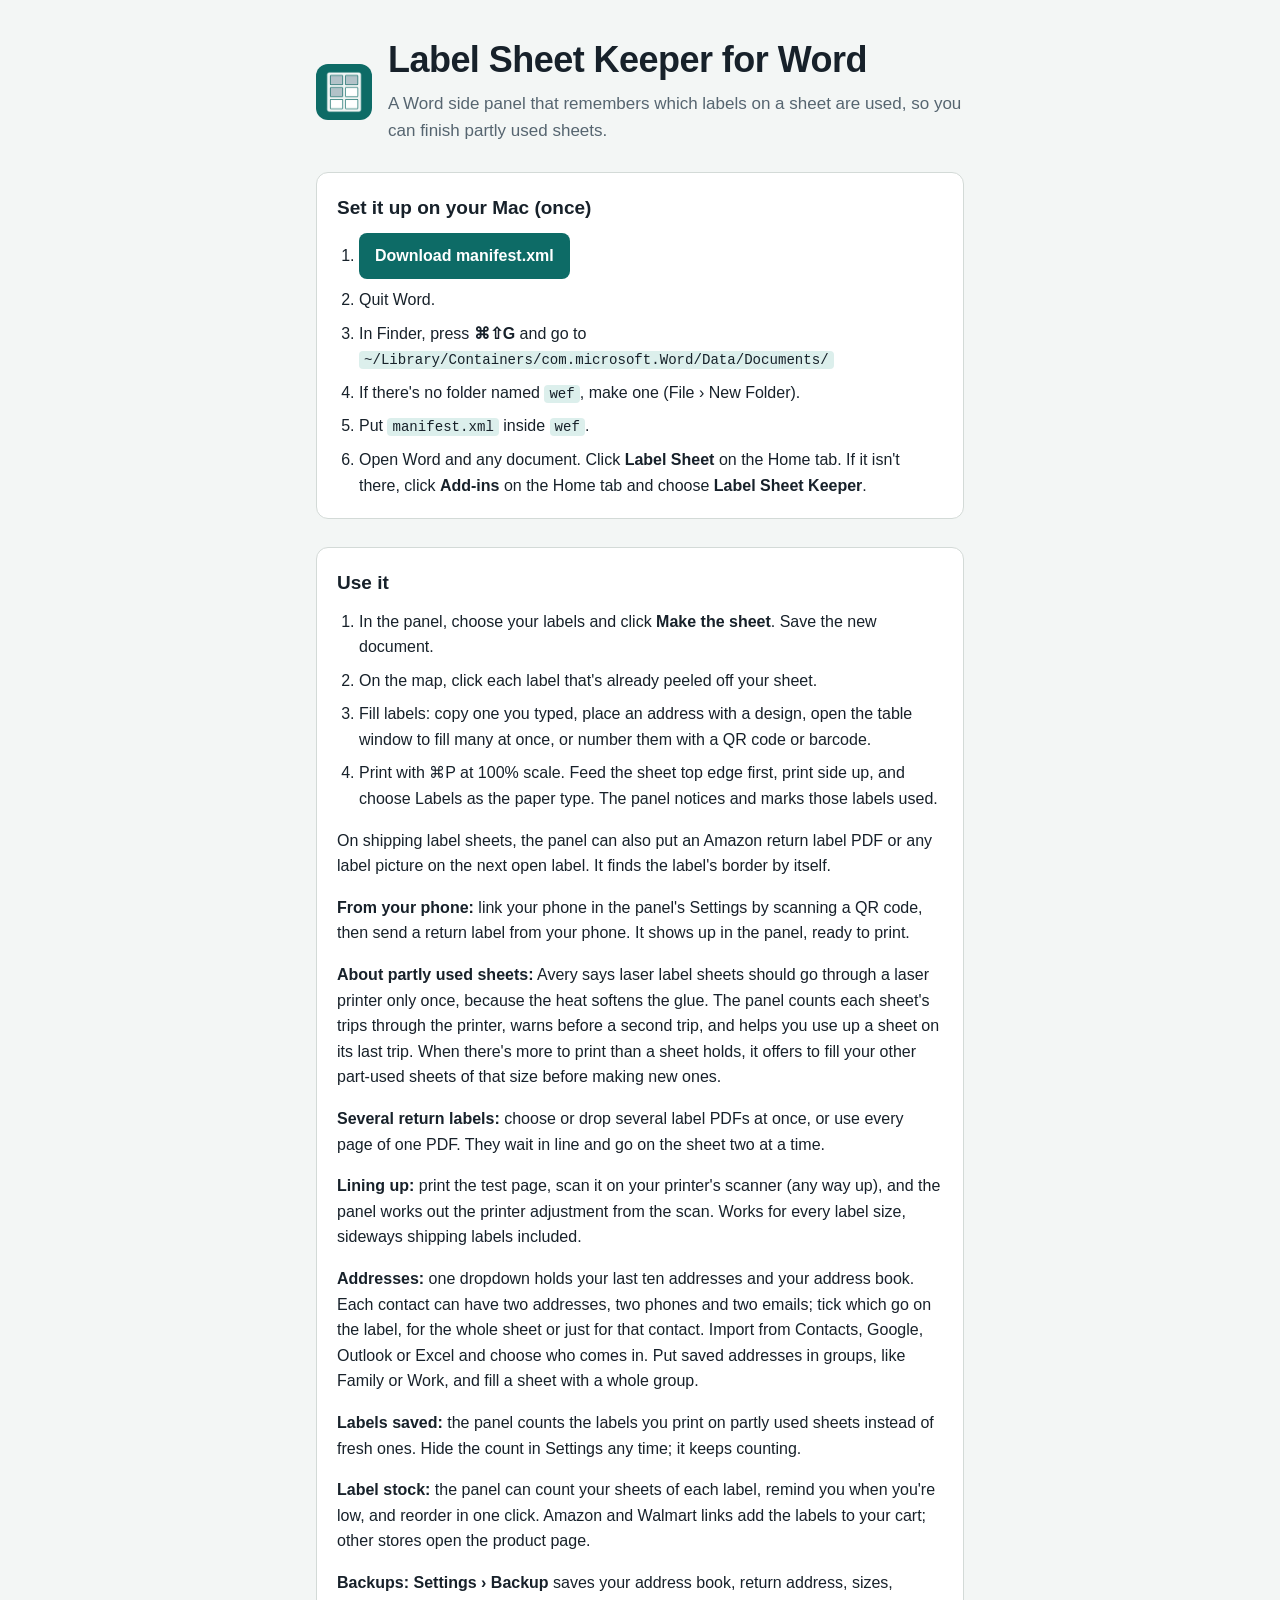
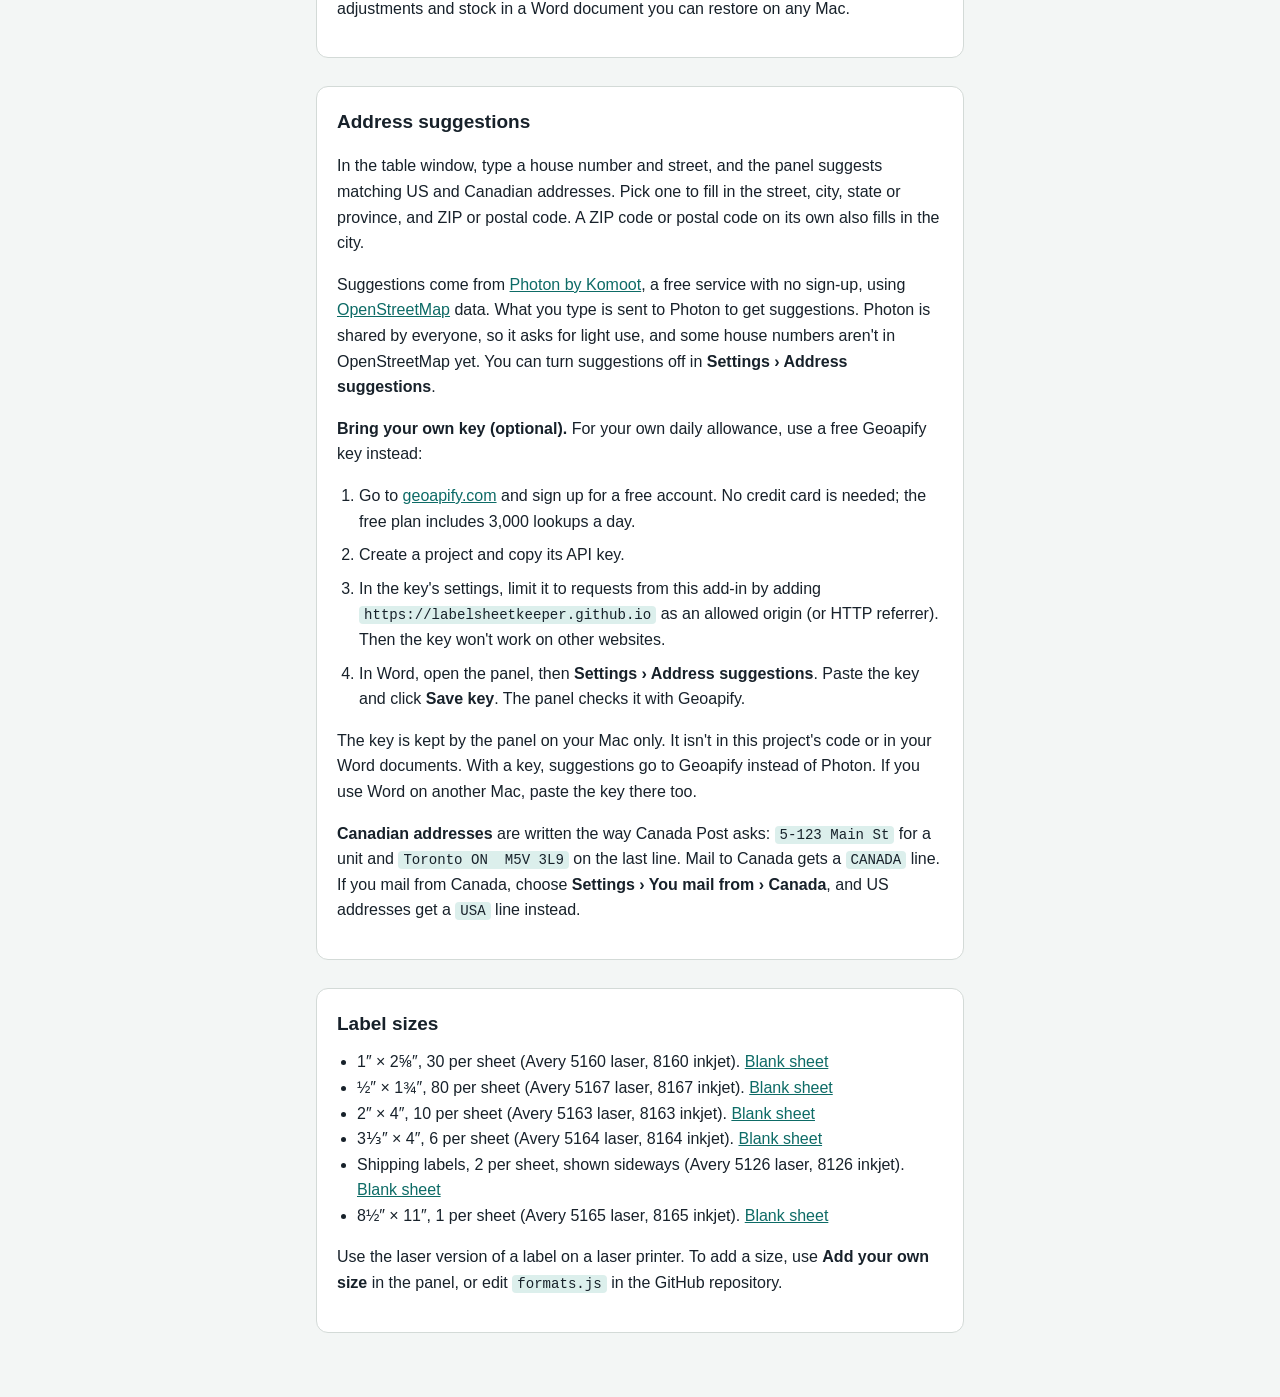
<file: index.html>
<!doctype html>
<html lang="en">
<head>
<meta charset="utf-8">
<meta name="viewport" content="width=device-width, initial-scale=1">
<title>Label Sheet Keeper for Word</title>
<link rel="icon" href="assets/icon-32.png">
<style>
/* Single readable column: what it is, then the setup steps in order. */
:root{--bg:#F3F6F5;--surface:#FFFFFF;--line:#D3DAD7;--ink:#17212A;--muted:#566570;--accent:#0D6B66;--accent-soft:#DCEFEC;
  --f:-apple-system,BlinkMacSystemFont,"Segoe UI",Helvetica,Arial,sans-serif;--f-mono:ui-monospace,Menlo,Consolas,monospace;color-scheme:light}
@media (prefers-color-scheme:dark){:root{--bg:#161B1E;--surface:#1F262A;--line:#334047;--ink:#E4EAEC;--muted:#9AA9AF;--accent:#5BC4B9;--accent-soft:#1B3D3B;color-scheme:dark}}
*{box-sizing:border-box}
body{margin:0;background:var(--bg);color:var(--ink);font:16px/1.6 var(--f)}
main{max-width:680px;margin:0 auto;padding:40px 16px 64px;display:grid;gap:28px}
h1{margin:0;font-size:clamp(28px,5vw,36px);line-height:1.1;letter-spacing:-.015em;text-wrap:balance}
.lede{margin:10px 0 0;color:var(--muted);font-size:17px}
h2{margin:0 0 10px;font-size:19px}
section{background:var(--surface);border:1px solid var(--line);border-radius:12px;padding:20px}
ol{margin:0;padding-left:22px;display:grid;gap:8px}
code{font-family:var(--f-mono);font-size:.88em;background:var(--accent-soft);padding:1px 5px;border-radius:4px;overflow-wrap:anywhere}
a{color:var(--accent)}
.btn{display:inline-block;background:var(--accent);color:var(--surface);font-weight:600;text-decoration:none;padding:10px 16px;border-radius:8px}
.sizes{margin:0;padding-left:20px}
.top{display:flex;gap:16px;align-items:center}
.top img{width:56px;height:56px;border-radius:12px;flex:none}
</style>
</head>
<body>
<main>
  <header class="top">
    <img src="assets/icon-128.png" alt="">
    <div>
      <h1>Label Sheet Keeper for Word</h1>
      <p class="lede">A Word side panel that remembers which labels on a sheet are used, so you can finish partly used sheets.</p>
    </div>
  </header>

  <section>
    <h2>Set it up on your Mac (once)</h2>
    <ol>
      <li><a class="btn" href="manifest.xml" download>Download manifest.xml</a></li>
      <li>Quit Word.</li>
      <li>In Finder, press <b>⌘⇧G</b> and go to <code>~/Library/Containers/com.microsoft.Word/Data/Documents/</code></li>
      <li>If there's no folder named <code>wef</code>, make one (File › New Folder).</li>
      <li>Put <code>manifest.xml</code> inside <code>wef</code>.</li>
      <li>Open Word and any document. Click <b>Label Sheet</b> on the Home tab. If it isn't there, click <b>Add-ins</b> on the Home tab and choose <b>Label Sheet Keeper</b>.</li>
    </ol>
  </section>

  <section>
    <h2>Use it</h2>
    <ol>
      <li>In the panel, choose your labels and click <b>Make the sheet</b>. Save the new document.</li>
      <li>On the map, click each label that's already peeled off your sheet.</li>
      <li>Fill labels: copy one you typed, place an address with a design, open the table window to fill many at once, or number them with a QR code or barcode.</li>
      <li>Print with ⌘P at 100% scale. Feed the sheet top edge first, print side up, and choose Labels as the paper type. The panel notices and marks those labels used.</li>
    </ol>
    <p>On shipping label sheets, the panel can also put an Amazon return label PDF or any label picture on the next open label. It finds the label's border by itself.</p>
    <p><b>From your phone:</b> link your phone in the panel's Settings by scanning a QR code, then send a return label from your phone. It shows up in the panel, ready to print.</p>
    <p><b>About partly used sheets:</b> Avery says laser label sheets should go through a laser printer only once, because the heat softens the glue. The panel counts each sheet's trips through the printer, warns before a second trip, and helps you use up a sheet on its last trip. When there's more to print than a sheet holds, it offers to fill your other part-used sheets of that size before making new ones.</p>
    <p><b>Several return labels:</b> choose or drop several label PDFs at once, or use every page of one PDF. They wait in line and go on the sheet two at a time.</p>
    <p><b>Lining up:</b> print the test page, scan it on your printer's scanner (any way up), and the panel works out the printer adjustment from the scan. Works for every label size, sideways shipping labels included.</p>
    <p><b>Addresses:</b> one dropdown holds your last ten addresses and your address book. Each contact can have two addresses, two phones and two emails; tick which go on the label, for the whole sheet or just for that contact. Import from Contacts, Google, Outlook or Excel and choose who comes in. Put saved addresses in groups, like Family or Work, and fill a sheet with a whole group.</p>
    <p><b>Labels saved:</b> the panel counts the labels you print on partly used sheets instead of fresh ones. Hide the count in Settings any time; it keeps counting.</p>
    <p><b>Label stock:</b> the panel can count your sheets of each label, remind you when you're low, and reorder in one click. Amazon and Walmart links add the labels to your cart; other stores open the product page.</p>
    <p><b>Backups:</b> <b>Settings › Backup</b> saves your address book, return address, sizes, adjustments and stock in a Word document you can restore on any Mac.</p>
  </section>

  <section id="address-suggestions">
    <h2>Address suggestions</h2>
    <p>In the table window, type a house number and street, and the panel suggests matching US and Canadian addresses. Pick one to fill in the street, city, state or province, and ZIP or postal code. A ZIP code or postal code on its own also fills in the city.</p>
    <p>Suggestions come from <a href="https://photon.komoot.io/" target="_blank" rel="noopener">Photon by Komoot</a>, a free service with no sign-up, using <a href="https://www.openstreetmap.org/copyright" target="_blank" rel="noopener">OpenStreetMap</a> data. What you type is sent to Photon to get suggestions. Photon is shared by everyone, so it asks for light use, and some house numbers aren't in OpenStreetMap yet. You can turn suggestions off in <b>Settings › Address suggestions</b>.</p>
    <p><b>Bring your own key (optional).</b> For your own daily allowance, use a free Geoapify key instead:</p>
    <ol>
      <li>Go to <a href="https://www.geoapify.com/" target="_blank" rel="noopener">geoapify.com</a> and sign up for a free account. No credit card is needed; the free plan includes 3,000 lookups a day.</li>
      <li>Create a project and copy its API key.</li>
      <li>In the key's settings, limit it to requests from this add-in by adding <code>https://labelsheetkeeper.github.io</code> as an allowed origin (or HTTP referrer). Then the key won't work on other websites.</li>
      <li>In Word, open the panel, then <b>Settings › Address suggestions</b>. Paste the key and click <b>Save key</b>. The panel checks it with Geoapify.</li>
    </ol>
    <p>The key is kept by the panel on your Mac only. It isn't in this project's code or in your Word documents. With a key, suggestions go to Geoapify instead of Photon. If you use Word on another Mac, paste the key there too.</p>
    <p><b>Canadian addresses</b> are written the way Canada Post asks: <code>5-123 Main St</code> for a unit and <code>Toronto ON&nbsp;&nbsp;M5V 3L9</code> on the last line. Mail to Canada gets a <code>CANADA</code> line. If you mail from Canada, choose <b>Settings › You mail from › Canada</b>, and US addresses get a <code>USA</code> line instead.</p>
  </section>

  <section>
    <h2>Label sizes</h2>
    <ul class="sizes">
      <li>1″ × 2⅝″, 30 per sheet (Avery 5160 laser, 8160 inkjet). <a href="templates/avery-5160.docx">Blank sheet</a></li>
      <li>½″ × 1¾″, 80 per sheet (Avery 5167 laser, 8167 inkjet). <a href="templates/avery-5167.docx">Blank sheet</a></li>
      <li>2″ × 4″, 10 per sheet (Avery 5163 laser, 8163 inkjet). <a href="templates/avery-5163.docx">Blank sheet</a></li>
      <li>3⅓″ × 4″, 6 per sheet (Avery 5164 laser, 8164 inkjet). <a href="templates/avery-5164.docx">Blank sheet</a></li>
      <li>Shipping labels, 2 per sheet, shown sideways (Avery 5126 laser, 8126 inkjet). <a href="templates/shipping-2-sideways.docx">Blank sheet</a></li>
      <li>8½″ × 11″, 1 per sheet (Avery 5165 laser, 8165 inkjet). <a href="templates/full-sheet-1.docx">Blank sheet</a></li>
    </ul>
    <p>Use the laser version of a label on a laser printer. To add a size, use <b>Add your own size</b> in the panel, or edit <code>formats.js</code> in the GitHub repository.</p>
  </section>
</main>
</body>
</html>
</file>
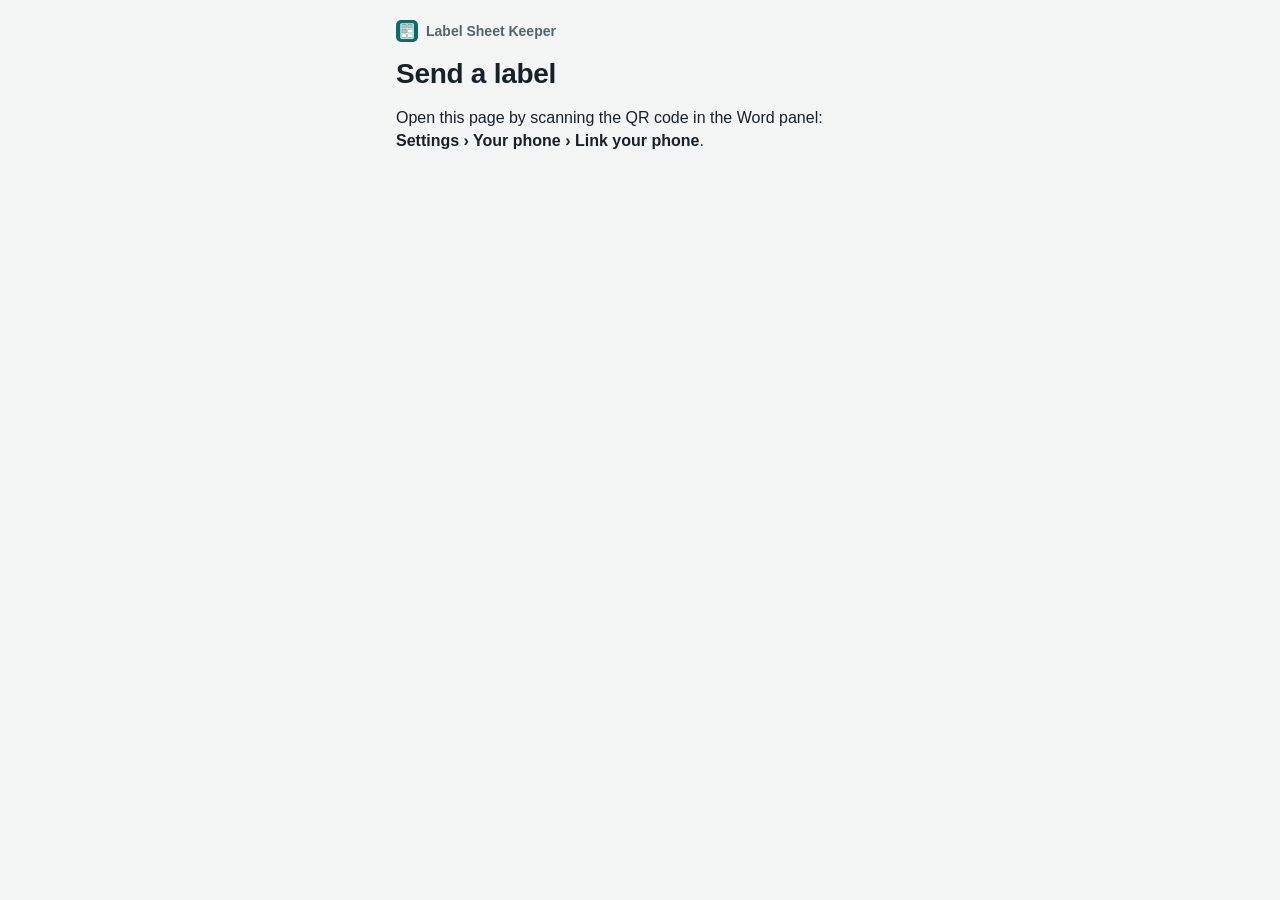
<file: phone.html>
<!doctype html>
<html lang="en">
<head>
<meta charset="utf-8">
<meta name="viewport" content="width=device-width, initial-scale=1, viewport-fit=cover">
<meta name="apple-mobile-web-app-title" content="Send label">
<meta name="theme-color" content="#0D6B66">
<link rel="apple-touch-icon" href="assets/icon-128.png">
<title>Send a label · Label Sheet Keeper</title>
<style>
  :root{
    --bg:#F4F6F5; --surface:#FFFFFF; --sunken:#EDF1EF; --line:#D2D9D6; --ink:#17212A; --muted:#55636E;
    --accent:#0D6B66; --accent-ink:#FFFFFF; --warn:#9A430F; --ok:#0D6B66;
    --f:-apple-system,BlinkMacSystemFont,"Segoe UI",Helvetica,Arial,sans-serif;
    color-scheme:light dark;
  }
  @media (prefers-color-scheme:dark){
    :root{ --bg:#1E2326; --surface:#272E32; --sunken:#22292D; --line:#3A454B; --ink:#E4EAEC; --muted:#9AA9AF;
      --accent:#5BC4B9; --accent-ink:#06201E; --warn:#F0A36D; --ok:#5BC4B9; }
  }
  *{box-sizing:border-box}
  body{margin:0;background:var(--bg);color:var(--ink);font:16px/1.45 var(--f);-webkit-text-size-adjust:100%}
  main{max-width:520px;margin:0 auto;padding:max(20px,env(safe-area-inset-top)) 16px max(28px,env(safe-area-inset-bottom));display:grid;gap:16px}
  .brand{display:flex;align-items:center;gap:8px;margin:0;color:var(--muted);font-size:14px;font-weight:600}
  .brand img{width:22px;height:22px;border-radius:5px}
  h1{margin:0;font-size:28px;line-height:1.15;letter-spacing:-.01em}
  p{margin:0}
  .lead{color:var(--muted)}
  .sr{position:absolute;width:1px;height:1px;opacity:0;pointer-events:none}
  .btn{display:block;width:100%;font:600 18px var(--f);text-align:center;border-radius:12px;padding:16px;border:1px solid transparent;cursor:pointer}
  .btn.primary{background:var(--accent);color:var(--accent-ink)}
  .btn.ghost{background:var(--surface);border-color:var(--line);color:var(--ink);font-size:15px;padding:10px 14px;width:auto;display:inline-block}
  .btn[aria-disabled="true"]{opacity:.5}
  .status{min-height:1.45em;font-weight:600}
  .status.ok{color:var(--ok)}
  .status.warn{color:var(--warn)}
  details{background:var(--surface);border:1px solid var(--line);border-radius:12px;padding:12px 14px}
  summary{font-weight:600;cursor:pointer}
  details[open] summary{margin-bottom:10px}
  ol{margin:0;padding-left:22px;display:grid;gap:10px}
  .addr{display:grid;gap:8px;margin-top:6px}
  .addr input{width:100%;font:13px ui-monospace,Menlo,monospace;padding:9px 10px;border-radius:8px;border:1px solid var(--line);background:var(--sunken);color:var(--ink)}
  .hint{color:var(--muted);font-size:14px}
  .small{font-size:13px}
  b{font-weight:600}
</style>
</head>
<body>
<main>
  <p class="brand"><img src="assets/icon-64.png" alt=""> Label Sheet Keeper</p>
  <h1>Send a label</h1>

  <section id="ready" hidden>
    <div style="display:grid;gap:12px">
      <p class="lead">Choose a return label: a PDF or a screenshot. It shows up in the Word panel, ready to print.</p>
      <input type="file" id="pick" class="sr" multiple accept="application/pdf,image/*">
      <label for="pick" id="pick-btn" class="btn primary">Choose a label</label>
      <p id="status" class="status" role="status" aria-live="polite"></p>
    </div>
  </section>

  <details id="shortcut" hidden>
    <summary>Send from the Share button</summary>
    <ol>
      <li>Copy your sending address.
        <div class="addr">
          <input id="addr" type="text" readonly aria-label="Your sending address">
          <button type="button" id="copy" class="btn ghost">Copy</button>
        </div>
      </li>
      <li>Open the <b>Shortcuts</b> app, tap <b>+</b>, and name the shortcut <b>Send to Label Sheet Keeper</b>.</li>
      <li>Tap the <b>Details</b> button (ⓘ), turn on <b>Show in Share Sheet</b>, and tap <b>Done</b>.</li>
      <li>Add the action <b>Get Contents of URL</b> and paste the address as its URL.</li>
      <li>Tap <b>Show More</b>. Set <b>Method</b> to <b>POST</b> and <b>Request Body</b> to <b>File</b>, then choose <b>Shortcut Input</b> as the file.</li>
      <li>Add the action <b>Show Notification</b> and set its text to <b>Contents of URL</b>.</li>
    </ol>
    <p class="hint" style="margin-top:10px">Then, on a label in Mail, Files or Photos, tap Share › <b>Send to Label Sheet Keeper</b>.</p>
  </details>

  <details id="home" hidden>
    <summary>Keep this page on your Home Screen</summary>
    <p>In Safari, tap Share, then <b>Add to Home Screen</b>.</p>
  </details>

  <p id="privacy" class="hint small" hidden>Labels wait on the Label Sheet Keeper server until the panel picks them up, for 7 days at most. Keep your sending address to yourself.</p>

  <section id="nolink" hidden>
    <p>Open this page by scanning the QR code in the Word panel: <b>Settings › Your phone › Link your phone</b>.</p>
  </section>
</main>
<script>
(function () {
  'use strict';
  var API = 'https://api.labelsheetkeeper.workers.dev';
  var KEY = 'lsk.phoneBox';
  var BOX_RE = /^[A-Za-z0-9_-]{22}$/;
  function $(id) { return document.getElementById(id); }
  function remember(v) {
    try { if (v === undefined) return localStorage.getItem(KEY); localStorage.setItem(KEY, v); } catch (e) { /* private browsing */ }
    return null;
  }

  // The mailbox comes in the link from the panel's QR code (after #), and is
  // remembered so the page keeps working from the Home Screen.
  var hash = (location.hash || '').replace(/^#/, '');
  var box = BOX_RE.test(hash) ? hash : '';
  if (box) remember(box);
  else if (BOX_RE.test(remember() || '')) box = remember();
  if (box && hash !== box) { try { history.replaceState(null, '', '#' + box); } catch (e) { /* ignore */ } }

  ['ready', 'shortcut', 'home', 'privacy'].forEach(function (id) { $(id).hidden = !box; });
  $('nolink').hidden = !!box;
  if (!box) return;

  var send = API + '/drop/' + box;
  $('addr').value = send + '?reply=text';
  $('copy').addEventListener('click', function () {
    var done = function () { $('copy').textContent = 'Copied'; setTimeout(function () { $('copy').textContent = 'Copy'; }, 2000); };
    var fallback = function () { $('addr').select(); try { document.execCommand('copy'); done(); } catch (e) { /* select is enough */ } };
    if (navigator.clipboard && navigator.clipboard.writeText) navigator.clipboard.writeText($('addr').value).then(done, fallback);
    else fallback();
  });

  function status(text, tone) { var s = $('status'); s.textContent = text; s.className = 'status' + (tone ? ' ' + tone : ''); }

  var busy = false;
  $('pick').addEventListener('change', function () {
    var files = Array.prototype.slice.call($('pick').files || []);
    $('pick').value = '';
    if (!files.length || busy) return;
    busy = true; $('pick-btn').setAttribute('aria-disabled', 'true');
    var i = 0, sent = 0, problems = [];
    var pause = function () { return new Promise(function (r) { setTimeout(r, i < files.length ? 1200 : 0); }); };
    var next = function () {
      if (i >= files.length) return finish();
      var f = files[i++];
      status(files.length > 1 ? 'Sending ' + i + ' of ' + files.length + '…' : 'Sending…');
      return fetch(send, { method: 'POST', body: f, headers: { 'X-File-Name': encodeURIComponent(f.name || '') } })
        .then(function (r) {
          return r.json().catch(function () { return {}; }).then(function (b) {
            if (r.ok) sent++; else problems.push(b.error || 'That file couldn’t be sent.');
          });
        }, function () { problems.push('No connection. Check your internet and try again.'); })
        .then(pause)
        .then(next);
    };
    var finish = function () {
      busy = false; $('pick-btn').removeAttribute('aria-disabled');
      if (!problems.length) status(sent === 1 ? 'Sent. It’s waiting in the Word panel.' : 'Sent ' + sent + ' labels. They’re waiting in the Word panel.', 'ok');
      else status((sent ? 'Sent ' + sent + ' of ' + files.length + '. ' : '') + problems[0], 'warn');
    };
    next();
  });
})();
</script>
</body>
</html>
</file>
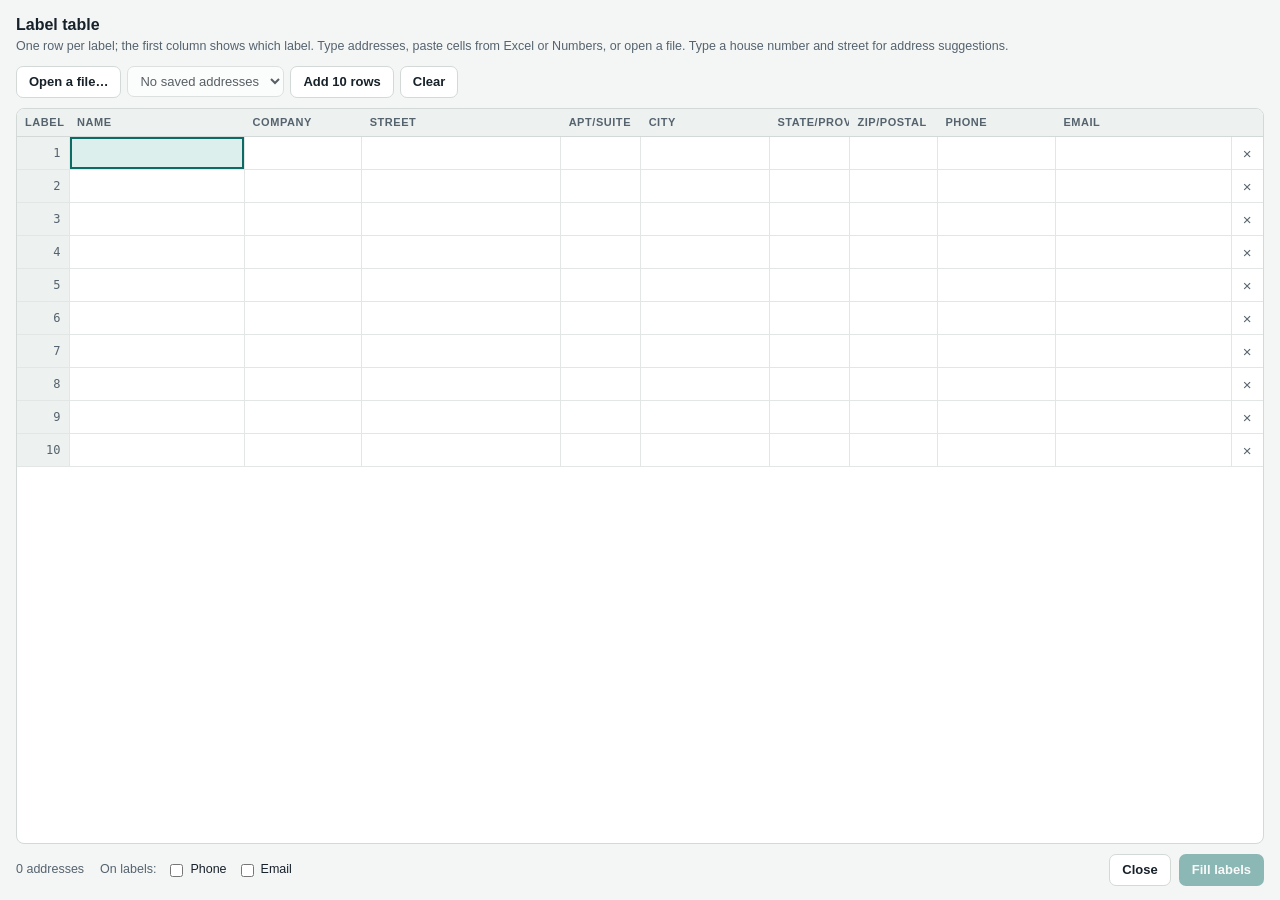
<file: table.html>
<!doctype html>
<html lang="en">
<head>
<meta charset="utf-8">
<meta name="viewport" content="width=device-width, initial-scale=1">
<title>Label table – Label Sheet Keeper</title>
<script src="https://appsforoffice.microsoft.com/lib/1/hosted/office.js"></script>
<script>
  window.LSK_T = Date.now();
  document.write('<link rel="stylesheet" href="table.css?t=' + LSK_T + '">' +
    ['vendor/jszip/jszip.min.js', 'lsk-tools.js'].map(function (f) { return '<script src="' + f + '?t=' + LSK_T + '"><\/script>'; }).join(''));
</script>
</head>
<body>
<div class="app">
  <header class="top">
    <div>
      <h1>Label table</h1>
      <p id="info" class="hint">One row per label. Type addresses, paste cells from Excel or Numbers, or open a file.</p>
    </div>
    <div class="tools">
      <input type="file" id="file" class="sr" accept=".csv,.txt,.xlsx,.vcf,text/csv,text/vcard">
      <label for="file" class="btn ghost" tabindex="0" id="file-label">Open a file…</label>
      <select id="book" aria-label="Add a saved address"></select>
      <button type="button" id="more" class="btn ghost">Add 10 rows</button>
      <button type="button" id="clear" class="btn ghost">Clear</button>
    </div>
  </header>
  <div class="grid-wrap">
    <table id="grid" class="grid" aria-label="Addresses">
      <colgroup><col class="c-n"><col class="c-name"><col class="c-co"><col class="c-st"><col class="c-apt"><col class="c-city"><col class="c-state"><col class="c-zip"><col class="c-phone"><col class="c-email"><col class="c-x"></colgroup>
      <thead><tr><th title="The label each row goes on">Label</th><th>Name</th><th>Company</th><th>Street</th><th>Apt/Suite</th><th>City</th><th>State/Prov</th><th>ZIP/Postal</th><th>Phone</th><th>Email</th><th><span class="sr">Delete</span></th></tr></thead>
      <tbody id="rows"></tbody>
    </table>
  </div>
  <div id="sugg" class="sugg" role="listbox" aria-label="Address suggestions" hidden>
    <div id="sugg-list"></div>
    <p id="sugg-credit" class="sugg-credit"></p>
  </div>
  <footer class="bottom">
    <p id="count" class="hint"></p>
    <span class="onl" title="Leave a row's phone or email empty to keep it off that label.">On labels: <label><input type="checkbox" id="on-phone"> Phone</label> <label><input type="checkbox" id="on-email"> Email</label></span>
    <p id="msg" class="msg" role="status" aria-live="polite"></p>
    <div class="acts">
      <button type="button" id="cancel" class="btn ghost">Close</button>
      <button type="button" id="fill" class="btn primary">Fill labels</button>
    </div>
  </footer>
</div>
<script>document.write('<script src="table.js?t=' + window.LSK_T + '"><\/script>');</script>
</body>
</html>
</file>
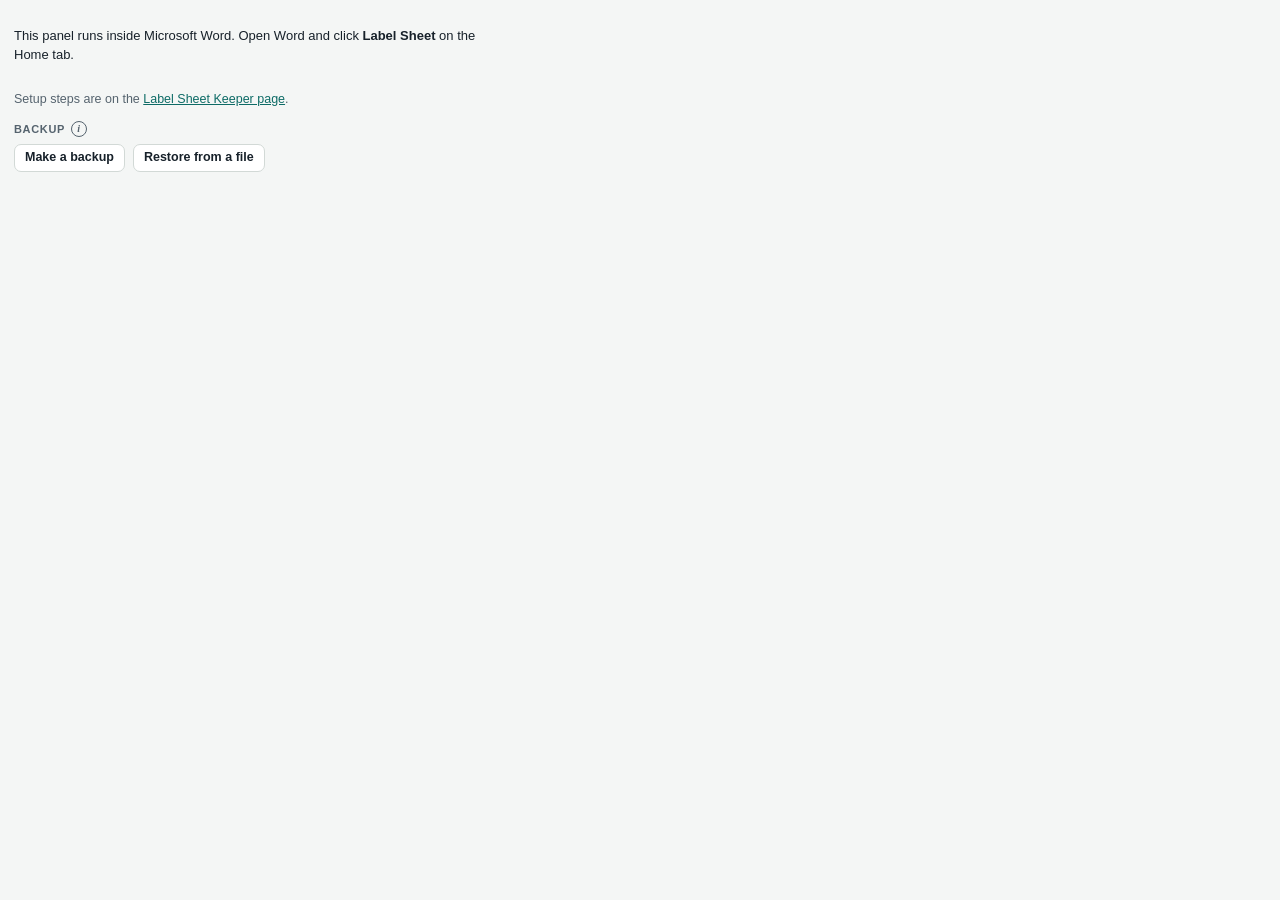
<file: taskpane.html>
<!doctype html>
<html lang="en">
<head>
<meta charset="utf-8">
<meta name="viewport" content="width=device-width, initial-scale=1">
<title>Label Sheet Keeper</title>
<script src="https://appsforoffice.microsoft.com/lib/1/hosted/office.js"></script>
<script>
  // Load the panel's own files with a fresh address each time, so Word never
  // shows an old copy after an update.
  window.LSK_T = Date.now();
  document.write('<link rel="stylesheet" href="taskpane.css?t=' + LSK_T + '">' +
    ['vendor/jszip/jszip.min.js', 'formats.js', 'sheetdoc.js', 'lsk-tools.js'].map(function (f) {
      return '<script src="' + f + '?t=' + LSK_T + '"><\/script>';
    }).join(''));
</script>
</head>
<body>
<main class="pane">

  <section id="v-loading" class="view"><p class="hint">Reading the document…</p></section>

  <section id="v-outside" class="view" hidden>
    <p>This panel runs inside Microsoft Word. Open Word and click <b>Label Sheet</b> on the Home tab.</p>
    <p class="hint">Setup steps are on the <a href="./">Label Sheet Keeper page</a>.</p>
  </section>

  <section id="v-old" class="view" hidden>
    <p>This version of Word is too old for the panel. Update Word (Help › Check for Updates), then reopen it.</p>
  </section>

  <!-- A settings backup made by the panel -->
  <section id="v-backup" class="view" hidden>
    <h1 class="title">Label Sheet Keeper backup</h1>
    <p id="backup-made" class="hint"></p>
    <ul id="backup-sum" class="plain-list"></ul>
    <button type="button" id="backup-restore" class="btn primary wide" hidden>Restore these settings</button>
    <p class="hint">This replaces the panel’s settings on this Mac. Your label sheets aren’t changed.</p>
    <p id="backup-done" class="done-note" hidden>Done. You can close this document.</p>
  </section>

  <div id="confirm" class="confirm" hidden>
    <p id="confirm-msg"></p>
    <div class="row">
      <button type="button" id="confirm-yes" class="btn primary sm"></button>
      <button type="button" id="confirm-alt" class="btn ghost sm" hidden></button>
      <button type="button" id="confirm-no" class="btn ghost sm">Cancel</button>
    </div>
  </div>

  <!-- Choosing a size to make a new sheet -->
  <section id="v-none" class="view" hidden>
    <div id="made" class="done" hidden><p id="made-msg"></p></div>
    <div id="finish-first" class="finish" hidden>
      <h2 class="sub-title">Labels left on your sheets</h2>
      <p class="hint">Finish these before starting a new sheet of the same size.</p>
      <ul id="finish-list" class="sheet-list"></ul>
    </div>
    <div>
      <h1 id="choose-title" class="title">Make a label sheet</h1>
      <p id="choose-lead" class="hint">Choose your labels. The sheet opens as a new Word document.</p>
    </div>
    <div id="fmt-list" class="fmt-list" role="radiogroup" aria-labelledby="choose-title"></div>
    <button type="button" id="create-btn" class="btn primary wide">Make the sheet</button>
    <details id="add-size" class="more">
      <summary>Add your own size <button type="button" class="info" aria-label="About adding a size" data-tip="Measure your sheet in inches, or copy the numbers from the label maker’s Word template. Print a test page before saving.">i</button></summary>
      <div class="size-form">
        <label class="fl" for="sz-name">Name</label>
        <input id="sz-name" type="text" placeholder="Square labels, 20 per sheet">
        <label class="fl" for="sz-detail">Product numbers (optional)</label>
        <input id="sz-detail" type="text" placeholder="Avery 22806 (laser)">
        <div class="grid2">
          <div><label class="fl" for="sz-across">Labels across</label><input id="sz-across" type="number" min="1" max="20" value="3"></div>
          <div><label class="fl" for="sz-down">Labels down</label><input id="sz-down" type="number" min="1" max="40" value="10"></div>
          <div><label class="fl" for="sz-w">Label width</label><input id="sz-w" type="number" step="0.0625" min="0.25" value="2.625"></div>
          <div><label class="fl" for="sz-h">Label height</label><input id="sz-h" type="number" step="0.0625" min="0.25" value="1"></div>
          <div><label class="fl" for="sz-top">Top edge to first label</label><input id="sz-top" type="number" step="0.0625" min="0" value="0.5"></div>
          <div><label class="fl" for="sz-left">Left edge to first label</label><input id="sz-left" type="number" step="0.0625" min="0" value="0.1875"></div>
          <div><label class="fl" for="sz-gapx">Gap between columns</label><input id="sz-gapx" type="number" step="0.0625" min="0" value="0.125"></div>
          <div><label class="fl" for="sz-gapy">Gap between rows</label><input id="sz-gapy" type="number" step="0.0625" min="0" value="0"></div>
        </div>
        <label class="check"><input type="checkbox" id="sz-sideways"> Show the page sideways</label>
        <label class="check"><input type="checkbox" id="sz-ship"> Shipping labels</label>
        <div class="size-preview"><span id="sz-thumb"></span><p id="sz-msg" class="hint"></p></div>
        <div class="row">
          <button type="button" id="sz-test" class="btn ghost sm">Make a test page</button>
          <button type="button" id="sz-save" class="btn primary sm">Save size</button>
        </div>
      </div>
    </details>
    <details class="more">
      <summary>Nothing opened?</summary>
      <p class="hint">Download a blank sheet and open it in Word: <span id="tpl-links"></span></p>
    </details>
    <details id="backup-none" class="more">
      <summary>Back up or restore settings <button type="button" class="info" aria-label="About backups" data-tip="Saves your address book, return address, label sizes, printer adjustments, label stock and logo in a Word document. Restore it on this Mac or another one.">i</button></summary>
      <div id="backup-none-slot"></div>
    </details>
    <p id="fmt-problems" class="warn" hidden></p>
    <button type="button" id="back-btn" class="btn link" hidden>Back to this sheet</button>
  </section>

  <!-- A sheet whose layout was damaged, or whose size isn't known -->
  <section id="v-broken" class="view" hidden>
    <h1 class="title">This sheet needs attention</h1>
    <p id="broken-msg"></p>
    <button type="button" id="repair-btn" class="btn primary wide">Repair this sheet</button>
    <p id="repair-note" class="hint">Used labels and filled-in labels are kept.</p>
    <button type="button" id="broken-new" class="btn ghost">Make a new sheet</button>
  </section>

  <!-- A label sheet -->
  <section id="v-sheet" class="view" hidden>
    <header>
      <h1 id="fmt-name" class="title"></h1>
      <p id="fmt-detail" class="hint"></p>
    </header>

    <div class="map-wrap"><div id="map" class="map" role="group" aria-label="Map of your label sheet"></div></div>
    <div id="tally" class="tally"></div>

    <section class="step" aria-labelledby="s1">
      <h2 id="s1"><span class="n">1</span>Mark used labels <button type="button" class="info" aria-label="About marking used labels" data-tip="Click each label on the map that’s already peeled off your sheet. Click it again to make it open.">i</button></h2>
      <div id="first-row" class="row">
        <label for="first-n">Mark the first</label>
        <input id="first-n" type="number" min="1" value="3" inputmode="numeric">
        <span>used</span>
        <button type="button" id="first-btn" class="btn ghost sm">Mark</button>
      </div>
    </section>

    <section class="step" aria-labelledby="s2">
      <h2 id="s2"><span class="n">2</span><span id="s2-title">Fill labels</span></h2>
      <p id="ship-target" class="hint" hidden></p>
      <div id="phone-in" class="note" hidden>
        <p id="phone-in-msg"></p>
        <div class="row"><button type="button" id="phone-in-use" class="btn primary sm">Use it</button></div>
      </div>
      <div id="side-row" class="side-row" hidden>
        <p id="side-q" class="hint"></p>
        <div class="seg" role="group" aria-labelledby="side-q">
          <button type="button" id="side-top" data-side="top">Top half</button>
          <button type="button" id="side-bottom" data-side="bottom">Bottom half</button>
        </div>
      </div>

      <div id="fill-tabs" class="seg tabs" role="tablist" aria-label="How to fill labels"></div>

      <!-- Copy: type in the document, copy to open labels -->
      <div id="pane-copy" class="card" role="tabpanel" hidden>
        <div class="lead-row"><p id="here" class="here"></p><button type="button" class="info" aria-label="About Copy" data-tip="Type a label in the document and leave the cursor in it. Copy puts it on the next open labels. Fit text shrinks text that’s too big, but never below a readable size.">i</button></div>
        <div class="row">
          <label for="copies">Copies</label>
          <input id="copies" type="number" min="1" value="1" inputmode="numeric">
          <button type="button" id="copy-btn" class="btn ghost">Copy</button>
        </div>
        <div class="row pair">
          <button type="button" id="fill-all" class="btn ghost">Fill every open label</button>
          <button type="button" id="fit-btn" class="btn ghost">Fit text</button>
        </div>
      </div>

      <!-- Label file: PDF or picture (shipping sheets) -->
      <div id="pane-file" class="card" role="tabpanel" hidden>
        <div class="lead-row">
          <input type="file" id="ship-file" class="sr" multiple accept=".pdf,application/pdf,image/png,image/jpeg,image/gif,image/webp,image/heic">
          <label for="ship-file" id="ship-file-label" class="btn ghost grow" tabindex="0">Choose PDFs or pictures</label>
          <button type="button" class="info" aria-label="About label files" data-tip="An Amazon return label or any carrier label, as a PDF or picture. You can also drop files here, or copy a label picture and press ⌘V. Choose several files to line them up; they go on two at a time.">i</button>
        </div>
        <div id="waiting" class="waiting" hidden>
          <span class="fl">Waiting (<span id="wait-count">0</span>)</span>
          <ol id="wait-list" class="book-list"></ol>
          <button type="button" id="wait-place" class="btn primary wide">Put the next labels on this sheet</button>
          <button type="button" id="wait-clear" class="btn link">Clear the list</button>
        </div>
        <div id="crop" class="crop" hidden>
          <div id="page-nav" class="row page-nav" hidden>
            <button type="button" id="pg-prev" class="btn ghost sm" aria-label="Previous page">‹</button>
            <span id="pg-label"></span>
            <button type="button" id="pg-next" class="btn ghost sm" aria-label="Next page">›</button>
            <button type="button" id="pg-all" class="btn ghost sm" hidden>Use every page</button>
          </div>
          <div id="crop-wrap" class="crop-wrap">
            <canvas id="crop-canvas"></canvas>
            <div id="crop-box" class="crop-box" hidden></div>
          </div>
          <div class="row">
            <button type="button" id="crop-find" class="btn ghost sm">Find the label</button>
            <button type="button" id="crop-all" class="btn ghost sm">Whole page</button>
            <button type="button" id="crop-turn" class="btn ghost sm">Turn 90°</button>
            <button type="button" class="info" aria-label="About choosing the label area" data-tip="The panel finds the label’s printed border. To use a different area, drag across the preview.">i</button>
          </div>
          <div class="fit">
            <div class="fit-label"><canvas id="fit-canvas"></canvas></div>
            <p class="hint">On the label</p>
          </div>
          <button type="button" id="ship-place" class="btn primary wide">Put on the next open label</button>
        </div>
      </div>

      <!-- Address: address labels with a design, or From / Ship to on shipping sheets -->
      <div id="pane-addr" class="card" role="tabpanel" hidden>
        <div id="addr-plain">
          <label class="fl" for="addr-pick">Recent and saved addresses</label>
          <select id="addr-pick"></select>
          <label class="fl" for="addr-text">Address</label>
          <textarea id="addr-text" rows="4" spellcheck="false" placeholder="Name&#10;Street address&#10;City, State ZIP"></textarea>
          <span class="fl">Design</span>
          <div id="designs" class="designs" role="radiogroup" aria-label="Design"></div>
          <div id="logo-row" class="row" hidden>
            <input type="file" id="logo-file" class="sr" accept="image/png,image/jpeg,image/gif,image/webp">
            <label for="logo-file" class="btn ghost sm" tabindex="0" id="logo-label">Choose a logo</label>
            <span id="logo-msg" class="hint"></span>
          </div>
          <div class="row">
            <button type="button" id="addr-one" class="btn primary">Put on the next open label</button>
            <button type="button" id="addr-all" class="btn ghost">Fill every open label</button>
          </div>
          <div class="row links">
            <button type="button" id="addr-save" class="btn link">Save to address book</button>
            <button type="button" id="addr-mine" class="btn link">Set as my return address</button>
          </div>
        </div>
        <div id="addr-ship">
          <label class="fl" for="from-addr">From (remembered)</label>
          <textarea id="from-addr" rows="3" spellcheck="false" placeholder="Your name&#10;Street address&#10;City, State ZIP"></textarea>
          <label class="fl" for="to-pick">Ship to</label>
          <select id="to-pick"></select>
          <textarea id="to-addr" rows="4" spellcheck="false" placeholder="Recipient name&#10;Street address&#10;City, State ZIP" aria-label="Ship to address"></textarea>
          <button type="button" id="ship-addr-place" class="btn primary wide">Put on the next open label</button>
          <button type="button" id="to-save" class="btn link">Save Ship to in address book</button>
        </div>
        <!-- Shared by the two address forms above: the panel moves them next to the address box in use. -->
        <div id="addr-which" class="seg" role="radiogroup" aria-label="Which address" hidden>
          <button type="button" role="radio" id="addr-which-1" aria-checked="true">Address 1</button>
          <button type="button" role="radio" id="addr-which-2" aria-checked="false">Address 2</button>
        </div>
        <div id="addr-extras" class="extras">
          <div class="xrow"><label for="x-phone">Phone</label><input type="tel" id="x-phone" autocomplete="off" spellcheck="false"><label class="on"><input type="checkbox" id="x-phone-on"> On label</label></div>
          <div class="xrow" id="x-phone2-row" hidden><label for="x-phone2">Phone 2</label><input type="tel" id="x-phone2" autocomplete="off" spellcheck="false"><label class="on"><input type="checkbox" id="x-phone2-on"> On label</label></div>
          <div class="xrow"><label for="x-email">Email</label><input type="email" id="x-email" autocomplete="off" spellcheck="false"><label class="on"><input type="checkbox" id="x-email-on"> On label</label></div>
          <div class="xrow" id="x-email2-row" hidden><label for="x-email2">Email 2</label><input type="email" id="x-email2" autocomplete="off" spellcheck="false"><label class="on"><input type="checkbox" id="x-email2-on"> On label</label></div>
          <div id="x-keep" class="row links" hidden>
            <button type="button" id="x-sheet" class="btn link" hidden>Use for this sheet</button>
            <button type="button" id="x-contact" class="btn link" hidden>Remember for this contact</button>
            <button type="button" class="info" aria-label="About phone and email on labels" data-tip="Ticked phones and emails print under the address. Use for this sheet makes your choice the starting point for every address on this sheet. Remember saves the phone, email and choices with the contact, so they come back next time.">i</button>
          </div>
        </div>
        <details class="inner">
          <summary>Address book (<span id="book-count">0</span>) <button type="button" class="info" aria-label="About the address book" data-tip="Click an address to change it, add a second address, phones and emails, or put it in groups, like Family or Work. Import contacts from the Mac Contacts app (.vcf), Google or Outlook (.csv) or an Excel list; you choose which ones. Copy all puts your addresses on the clipboard, ready to paste into Excel.">i</button></summary>
          <div id="group-row" class="row group-row" hidden>
            <select id="group-pick" class="grow" aria-label="Show a group"></select>
            <button type="button" id="group-fill" class="btn ghost sm" hidden>Put on open labels</button>
          </div>
          <datalist id="group-names"></datalist>
          <ul id="book-list" class="book-list"></ul>
          <div class="row">
            <input type="file" id="book-file" class="sr" accept=".vcf,.csv,.txt,.xlsx,text/vcard,text/csv">
            <label for="book-file" class="btn ghost sm" tabindex="0" id="book-file-label">Import contacts</label>
            <button type="button" id="book-export" class="btn ghost sm">Copy all</button>
          </div>
          <div id="imp" class="imp" hidden>
            <p id="imp-head" class="fl"></p>
            <input type="search" id="imp-filter" placeholder="Search" aria-label="Search the contacts in the file" autocomplete="off" spellcheck="false">
            <div class="row links"><button type="button" id="imp-all" class="btn link">Select all</button><button type="button" id="imp-none" class="btn link">Select none</button></div>
            <ul id="imp-list" class="imp-list"></ul>
            <p id="imp-note" class="hint"></p>
            <div class="row"><button type="button" id="imp-go" class="btn primary sm" disabled>Import</button><button type="button" id="imp-cancel" class="btn ghost sm">Cancel</button></div>
          </div>
          <textarea id="book-csv" rows="4" hidden aria-label="Address book as CSV"></textarea>
        </details>
      </div>

      <!-- Table: a spreadsheet-like window for many addresses -->
      <div id="pane-table" class="card" role="tabpanel" hidden>
        <div class="lead-row">
          <button type="button" id="table-open" class="btn primary grow">Open the table window</button>
          <button type="button" class="info" aria-label="About the table window" data-tip="A bigger window with one row per open label. Type addresses, paste cells from Excel or Numbers, or open an Excel, CSV or contacts file. Street suggestions appear as you type.">i</button>
        </div>
        <p id="table-msg" class="hint"></p>
      </div>

      <!-- Numbers, QR codes and barcodes -->
      <div id="pane-codes" class="card" role="tabpanel" hidden>
        <div class="fl-row"><label class="fl" for="num-text">Text</label><button type="button" class="info" aria-label="About the text" data-tip="{n} is each label’s number and {total} is the total, so “Box {n} of {total}” prints Box 1 of 12, Box 2 of 12 and so on. Leave Total empty to use the last number.">i</button></div>
        <input id="num-text" type="text" spellcheck="false" placeholder="Box {n} of {total}">
        <div class="grid2">
          <div><label class="fl" for="num-start">First number</label><input id="num-start" type="number" min="0" value="1" inputmode="numeric"></div>
          <div><label class="fl" for="num-count">How many</label><input id="num-count" type="number" min="1" value="1" inputmode="numeric"></div>
          <div><label class="fl" for="num-pad">Digits</label><select id="num-pad"><option value="0">As is (7)</option><option value="2">2 (07)</option><option value="3">3 (007)</option><option value="4">4 (0007)</option></select></div>
          <div><label class="fl" for="num-total">Total</label><input id="num-total" type="number" min="0" inputmode="numeric" placeholder="Last number"></div>
        </div>
        <span class="fl" id="code-kind-label">Code</span>
        <div id="code-kind" class="seg" role="radiogroup" aria-labelledby="code-kind-label">
          <button type="button" role="radio" data-kind="none">None</button>
          <button type="button" role="radio" data-kind="qr">QR code</button>
          <button type="button" role="radio" data-kind="bar">Barcode</button>
        </div>
        <div id="code-data-row" hidden>
          <div class="fl-row"><label class="fl" for="code-data">Code holds</label><button type="button" class="info" aria-label="About what the code holds" data-tip="What a scanner or phone reads: a web address, a part number like BIN-{n}, or anything else. Leave it empty to use the label’s text. Barcodes use Code 128, which most scanners read.">i</button></div>
          <input id="code-data" type="text" spellcheck="false" placeholder="The label’s text">
        </div>
        <div class="fit">
          <div class="fit-label"><canvas id="code-canvas"></canvas></div>
          <p id="code-msg" class="hint"></p>
        </div>
        <button type="button" id="num-fill" class="btn primary wide">Fill open labels</button>
      </div>

      <p id="fit-warn" class="warn" hidden></p>
      <button type="button" id="reprint-btn" class="btn link" hidden></button>
    </section>

    <section class="step" aria-labelledby="s3">
      <h2 id="s3"><span class="n">3</span>Print</h2>
      <div class="feed">
        <svg class="feed-icon" viewBox="0 0 32 40" aria-hidden="true"><rect x="5" y="9" width="22" height="28" rx="1.5"></rect><path d="M16 2v11M11 7l5-5 5 5"></path><path d="M9 17h14M9 22h14M9 27h14"></path></svg>
        <p id="feed-text"></p>
      </div>
      <div id="warn-pass" class="note warn-note" hidden>
        <p>Second trip for this sheet. Avery advises one pass through a laser printer, because heat softens the glue.</p>
        <button type="button" id="warn-pass-hide" class="btn link">Don’t show again</button>
      </div>
      <div id="test-check" class="note" hidden>
        <p>Did the test page line up?</p>
        <div class="row">
          <button type="button" id="test-yes" class="btn ghost sm">Yes</button>
          <button type="button" id="test-no" class="btn ghost sm">No, adjust</button>
          <label for="scan-file" id="scan-label" class="btn ghost sm" tabindex="0">Use a scan</label>
          <button type="button" class="info" aria-label="About using a scan" data-tip="Scan the printed test page on your printer’s scanner: the whole page, at 100%, any way up. The panel finds the five small squares on the page and measures how far off it printed.">i</button>
        </div>
      </div>
      <input type="file" id="scan-file" class="sr" accept=".pdf,application/pdf,image/png,image/jpeg,image/tiff">
      <div id="scan-result" class="note" hidden>
        <p id="scan-msg"></p>
        <div class="row">
          <button type="button" id="scan-save" class="btn primary sm">Save this adjustment</button>
          <button type="button" id="scan-done" class="btn ghost sm" hidden>Done</button>
        </div>
      </div>
      <div id="stock-low" class="note warn-note" hidden>
        <p id="stock-low-msg"></p>
        <div class="row">
          <button type="button" id="stock-low-order" class="btn ghost sm">Reorder</button>
          <button type="button" id="stock-low-got" class="btn ghost sm">I got a new pack</button>
        </div>
      </div>
      <div id="use-up" class="note" hidden>
        <p id="use-up-msg"></p>
        <div class="row">
          <button type="button" id="use-up-mine" class="btn ghost sm">My return address</button>
          <button type="button" id="use-up-copy" class="btn ghost sm">Copies of a label</button>
        </div>
      </div>
      <p id="trips-out" class="warn" hidden></p>
      <button type="button" id="printed-btn" class="btn primary wide">I printed these</button>
      <div id="undo-row" class="undo-row" hidden>
        <span id="undo-msg"></span>
        <button type="button" id="undo-btn" class="btn ghost sm">Undo</button>
      </div>
      <p id="print-watch" class="hint small"></p>
      <p class="hint">New printer or labels? <button type="button" id="test-btn" class="btn link inline">Make a test page</button> <button type="button" class="info" aria-label="About the test page" data-tip="Print it on plain paper at 100% scale. Hold it behind a label sheet against a light to see whether the boxes line up.">i</button></p>
    </section>

    <p id="save-hint" class="save-hint" hidden>Save this sheet once (⌘S). After that it saves itself.</p>

    <details id="sheets-box" class="more">
      <summary>Your sheets (<span id="sheets-count">0</span>)</summary>
      <ul id="sheets-list" class="sheet-list"></ul>
    </details>

    <details id="stock-box" class="more">
      <summary>Label stock <span id="stock-sum"></span> <button type="button" id="stock-info" class="info" aria-label="About label stock" data-tip="">i</button></summary>
      <div class="settings">
        <div class="grid2">
          <div><label class="fl" for="stock-on">Sheets you have</label><input id="stock-on" type="number" min="0" max="9999" inputmode="numeric"></div>
          <div><label class="fl" for="stock-pack">Sheets in a pack</label><input id="stock-pack" type="number" min="1" max="9999" inputmode="numeric"></div>
          <div><label class="fl" for="stock-warn">Remind me at</label><input id="stock-warn" type="number" min="0" max="9999" inputmode="numeric" placeholder="5"></div>
          <div><label class="fl" for="stock-packs">Packs to reorder</label><input id="stock-packs" type="number" min="1" max="99" value="1" inputmode="numeric"></div>
        </div>
        <div>
          <div class="fl-row"><label class="fl" for="stock-link">Where you buy them</label><button type="button" class="info" aria-label="About the store link" data-tip="Paste the link to the product page. With an Amazon or Walmart link, Reorder adds the labels straight to your cart. Other stores open the product page.">i</button></div>
          <input id="stock-link" type="url" spellcheck="false" autocomplete="off" placeholder="https://www.amazon.com/dp/…">
          <p id="stock-link-msg" class="hint" hidden></p>
        </div>
        <div class="row">
          <button type="button" id="stock-save" class="btn ghost sm">Save</button>
          <button type="button" id="stock-got" class="btn ghost sm" hidden>I got a new pack</button>
          <button type="button" id="stock-order" class="btn ghost sm" hidden>Reorder</button>
          <button type="button" id="stock-off" class="btn link sm" hidden>Stop counting</button>
        </div>
      </div>
    </details>

    <details class="more">
      <summary>Print history</summary>
      <ul id="hist" class="hist"></ul>
    </details>

    <details id="settings" class="more">
      <summary>Settings</summary>
      <div class="settings">
        <label class="check"><input type="checkbox" id="auto-mark" checked> Mark labels used when Word prints</label>
        <label class="check"><input type="checkbox" id="show-saved" checked> Show labels saved from partly used sheets</label>
        <label id="arrow-row" class="check"><input type="checkbox" id="feed-arrow" checked> Print a small “▲ top” mark above the labels</label>
        <div class="row">
          <label for="trip-limit">Trips per sheet</label>
          <input id="trip-limit" type="number" min="1" max="20" value="3" inputmode="numeric">
          <button type="button" class="info" aria-label="About trips per sheet" data-tip="How many times a sheet may go through the printer. Avery advises one pass for laser labels, since heat softens the glue; the panel warns before each extra trip.">i</button>
        </div>
        <div class="row">
          <label for="home-country">You mail from</label>
          <select id="home-country" class="fit"><option value="US">the United States</option><option value="CA">Canada</option></select>
        </div>
        <div id="geo" class="nudge">
          <span class="fl">Address suggestions <button type="button" class="info" aria-label="About address suggestions" data-tip="As you type a street in the table window, the panel suggests US and Canadian addresses from the free Photon service (OpenStreetMap data). What you type is sent to Photon. A free Geoapify key gives you your own allowance; it stays on this Mac.">i</button></span>
          <label class="check"><input type="checkbox" id="suggest-on" checked> Suggest addresses in the table window</label>
          <div class="row">
            <input id="geo-key" type="text" autocomplete="off" spellcheck="false" placeholder="Geoapify key (optional)" aria-label="Geoapify API key">
          </div>
          <div class="row">
            <button type="button" id="geo-save" class="btn ghost sm">Save key</button>
            <button type="button" id="geo-remove" class="btn link sm" hidden>Remove key</button>
          </div>
          <p id="geo-status" class="hint" role="status"></p>
          <details class="inner steps">
            <summary>How to get a key</summary>
            <ol class="plain-list">
              <li>Sign up free at geoapify.com (no card needed).</li>
              <li>Create a project and copy its API key.</li>
              <li>In the key’s settings, allow only <code>https://labelsheetkeeper.github.io</code>.</li>
              <li>Paste the key above and click Save key.</li>
            </ol>
          </details>
        </div>
        <div id="nudge" class="nudge">
          <span class="fl">Printer adjustment for this size <button type="button" class="info" aria-label="About printer adjustment" data-tip="Moves the labels on new sheets and test pages. Use a minus sign to move left or up; 0.06 in is about 1/16 in. Snug the paper guides first, and adjust only if test pages are off the same way every time.">i</button></span>
          <div class="row">
            <label for="nudge-x">Right</label><input id="nudge-x" type="number" step="0.03" min="-0.5" max="0.5" value="0"><span class="unit">in</span>
            <label for="nudge-y">Down</label><input id="nudge-y" type="number" step="0.03" min="-0.5" max="0.5" value="0"><span class="unit">in</span>
          </div>
          <div class="row">
            <button type="button" id="nudge-save" class="btn ghost sm">Save</button>
            <label for="scan-file" id="scan-label2" class="btn ghost sm" tabindex="0">Use a scan</label>
            <button type="button" id="nudge-apply" class="btn ghost sm" hidden>Apply to this sheet</button>
          </div>
        </div>
        <div id="phone" class="nudge">
          <span class="fl">Your phone <button type="button" class="info" aria-label="About sending labels from your phone" data-tip="Send a return label from your phone and it shows up here, ready to print. Labels wait on the Label Sheet Keeper server until this panel picks them up, for 7 days at most.">i</button></span>
          <div id="phone-qr-box" class="phone-qr" hidden>
            <canvas id="phone-qr" width="180" height="180" role="img" aria-label="QR code that opens the sending page on your phone"></canvas>
            <p class="hint">Scan with your phone’s camera and open the link.</p>
          </div>
          <div class="row">
            <button type="button" id="phone-link" class="btn ghost sm">Link your phone</button>
            <button type="button" id="phone-show" class="btn ghost sm" hidden>Show the QR code</button>
            <button type="button" id="phone-unlink" class="btn link sm" hidden>Unlink</button>
          </div>
          <p id="phone-status" class="hint" role="status"></p>
        </div>
        <div id="backup-sheet-slot" class="nudge"></div>
        <div class="nudge">
          <span class="fl">About this panel</span>
          <dl id="about-list" class="about-list"></dl>
        </div>
      </div>
    </details>

    <footer class="foot">
      <button type="button" id="reset-btn" class="btn link">Reset for a fresh sheet</button>
      <button type="button" id="other-btn" class="btn link">Make another sheet</button>
      <button type="button" id="rebuild-btn" class="btn link">Repair this sheet</button>
      <button type="button" id="refresh-btn" class="btn link">Refresh</button>
    </footer>
  </section>

  <!-- Back up and restore: shown in Settings on a sheet, or on its own elsewhere -->
  <div id="backup-block" class="backup-block">
    <span class="fl backup-head">Backup <button type="button" class="info" aria-label="About backups" data-tip="Saves your address book, return address, label sizes, printer adjustments, label stock and logo in a Word document. Restore it on this Mac or another one.">i</button></span>
    <label id="backup-key-row" class="check" hidden><input type="checkbox" id="backup-key"> Include my Geoapify key</label>
    <div class="row">
      <button type="button" id="backup-make" class="btn ghost sm">Make a backup</button>
      <input type="file" id="restore-file" class="sr" accept=".docx,application/vnd.openxmlformats-officedocument.wordprocessingml.document">
      <label for="restore-file" class="btn ghost sm" tabindex="0">Restore from a file</label>
    </div>
  </div>

  <p id="error" class="error" role="alert" hidden></p>
</main>
<p id="say" class="say" role="status" aria-live="polite"></p>
<div id="tipbox" class="tipbox" role="tooltip" hidden></div>
<script>document.write('<script src="taskpane.js?t=' + window.LSK_T + '"><\/script>');</script>
</body>
</html>
</file>
<file: table.css>
/* Label table window: a toolbar, a spreadsheet-like grid that scrolls, and a
   footer with the count and the Fill labels button. */
:root{
  --bg:#F4F6F5; --surface:#FFFFFF; --sunken:#EDF1EF; --line:#D2D9D6; --grid:#E2E7E5; --ink:#17212A; --muted:#55636E;
  --accent:#0D6B66; --accent-ink:#FFFFFF; --accent-soft:#DCEFEC; --warn:#9A430F;
  --f:-apple-system,BlinkMacSystemFont,"Segoe UI",Helvetica,Arial,sans-serif; --f-mono:ui-monospace,Menlo,Consolas,monospace;
  color-scheme:light;
}
@media (prefers-color-scheme:dark){
  :root{ --bg:#1E2326; --surface:#272E32; --sunken:#22292D; --line:#3A454B; --grid:#323C41; --ink:#E4EAEC; --muted:#9AA9AF;
    --accent:#5BC4B9; --accent-ink:#06201E; --accent-soft:#1B3D3B; --warn:#F0A36D; color-scheme:dark; }
}
*{box-sizing:border-box}
html,body{margin:0;height:100%;background:var(--bg);color:var(--ink);font:13px/1.4 var(--f)}
[hidden]{display:none!important}
.sr{position:absolute;width:1px;height:1px;overflow:hidden;clip:rect(0 0 0 0);white-space:nowrap}
:focus-visible{outline:2px solid var(--accent);outline-offset:1px}
.app{height:100%;display:grid;grid-template-rows:auto 1fr auto}
.top{display:flex;flex-wrap:wrap;justify-content:space-between;align-items:flex-end;gap:10px 16px;padding:14px 16px 10px}
h1{margin:0;font-size:16px;font-weight:700}
.hint{margin:2px 0 0;color:var(--muted);font-size:12.5px}
.tools{display:flex;flex-wrap:wrap;gap:6px;align-items:center}
.tools select{font:inherit;padding:6px 8px;border:1px solid var(--line);border-radius:7px;background:var(--surface);color:var(--ink);max-width:200px}
.btn{font:600 13px var(--f);border-radius:7px;padding:7px 12px;border:1px solid transparent;cursor:pointer;line-height:1.2;min-height:32px;display:inline-flex;align-items:center}
.btn.primary{background:var(--accent);color:var(--accent-ink)}
.btn.ghost{background:var(--surface);border-color:var(--line);color:var(--ink)}
.btn:disabled{opacity:.45;cursor:default}
.grid-wrap{overflow:auto;margin:0 16px;border:1px solid var(--line);border-radius:8px;background:var(--surface)}
.grid{border-collapse:collapse;width:100%;min-width:980px;table-layout:fixed}
.grid th{white-space:nowrap;position:sticky;top:0;z-index:1;background:var(--sunken);text-align:left;font-size:11px;font-weight:600;letter-spacing:.05em;text-transform:uppercase;color:var(--muted);padding:6px 8px;border-bottom:1px solid var(--line)}
.grid td{border-bottom:1px solid var(--grid);border-right:1px solid var(--grid);padding:0}
.grid td:first-child{text-align:right;padding:0 8px;color:var(--muted);font:12px var(--f-mono);background:var(--sunken)}
.grid td:last-child{border-right:0;text-align:center}
.grid input{width:100%;border:0;background:transparent;color:var(--ink);font:13px var(--f);padding:7px 8px;min-height:32px}
.grid input:focus{outline:2px solid var(--accent);outline-offset:-2px;background:var(--accent-soft)}
.grid tr.spill td:first-child{color:var(--accent)}
.grid tr.divider td{background:var(--accent-soft);color:var(--ink);font:600 12px var(--f);text-align:left;padding:6px 10px;border-right:0}
.grid .x{background:none;border:0;color:var(--muted);cursor:pointer;font-size:15px;padding:4px}
col.c-n{width:52px} col.c-name{width:15%} col.c-co{width:10%} col.c-st{width:17%} col.c-apt{width:80px} col.c-city{width:11%} col.c-state{width:80px} col.c-zip{width:88px} col.c-phone{width:118px} col.c-email{width:15%} col.c-x{width:32px}
.bottom{display:flex;flex-wrap:wrap;align-items:center;gap:8px 16px;padding:10px 16px 14px}
.bottom .hint{margin:0}
.msg{margin:0;flex:1;font-size:12.5px;min-width:160px}
.msg.warn{color:var(--warn)}
.acts{display:flex;gap:8px;margin-left:auto}
.sugg{position:fixed;z-index:20;min-width:280px;max-width:min(520px,calc(100vw - 32px));background:var(--surface);border:1px solid var(--line);border-radius:8px;box-shadow:0 8px 24px rgba(0,0,0,.18);overflow:hidden}
.sugg button{display:block;width:100%;text-align:left;border:0;background:none;color:var(--ink);font:13px/1.3 var(--f);padding:7px 10px;cursor:pointer}
.sugg button small{display:block;color:var(--muted);font-size:11.5px}
.sugg button[aria-selected="true"],.sugg button:hover{background:var(--accent-soft)}
.sugg-credit{margin:0;padding:5px 10px;font-size:11px;color:var(--muted);border-top:1px solid var(--grid)}
.sugg-credit a{color:inherit}
.onl{display:inline-flex;align-items:center;gap:10px;font-size:12.5px;color:var(--muted)}
.onl label{display:inline-flex;align-items:center;gap:4px;color:var(--ink);cursor:pointer}
</file>
<file: taskpane.css>
/* Label Sheet Keeper side panel. A narrow column (about 320px wide): the sheet
   map leads, the three steps follow in order, and a status bar stays pinned
   to the bottom so messages are always in view. */
:root{
  --bg:#F4F6F5; --surface:#FFFFFF; --sunken:#EDF1EF; --line:#D2D9D6; --ink:#17212A; --muted:#55636E;
  --accent:#0D6B66; --accent-ink:#FFFFFF; --accent-soft:#DCEFEC;
  --warn:#9A430F; --warn-soft:#F7E6DA; --danger:#A33A1E;
  --sheet:#F8FAFA; --label:#FFFFFF; --die:#CCD4D6; --liner:#D1DADF; --liner-2:#B5C2C8;
  --label-ink:#101417; --label-num:#7F8C93; --paper-accent:#0D6B66; --here:#D98A1E;
  --shadow:0 1px 2px rgba(0,0,0,.08),0 6px 18px rgba(0,0,0,.10);
  --f:-apple-system,BlinkMacSystemFont,"Segoe UI",Helvetica,Arial,sans-serif;
  --f-label:Arial,Helvetica,sans-serif;
  --f-mono:ui-monospace,Menlo,Consolas,monospace;
  color-scheme:light;
}
@media (prefers-color-scheme:dark){
  :root{
    --bg:#1E2326; --surface:#272E32; --sunken:#22292D; --line:#3A454B; --ink:#E4EAEC; --muted:#9AA9AF;
    --accent:#5BC4B9; --accent-ink:#06201E; --accent-soft:#1B3D3B;
    --warn:#F0A36D; --warn-soft:#3B2719; --danger:#F08A6A;
    --sheet:#DCE2E2; --label:#EEF2F2; --die:#B6C0C2; --liner:#A7B4B9; --liner-2:#8F9EA4;
    --label-ink:#101417; --label-num:#66747B; --paper-accent:#0D6B66; --here:#C9761A;
    --shadow:0 1px 2px rgba(0,0,0,.4),0 6px 18px rgba(0,0,0,.35);
    color-scheme:dark;
  }
}

*{box-sizing:border-box}
html,body{margin:0;background:var(--bg);color:var(--ink);font:13px/1.45 var(--f)}
[hidden]{display:none!important}
a{color:var(--accent)}
:focus-visible{outline:2px solid var(--accent);outline-offset:2px}
.sr{position:absolute;width:1px;height:1px;overflow:hidden;clip:rect(0 0 0 0);white-space:nowrap}

.pane{padding:14px 14px 20px;display:grid;gap:14px;max-width:520px}
.view{display:grid;gap:12px}
.title{margin:0;font-size:16px;line-height:1.25;font-weight:700;letter-spacing:-.005em}
.sub-title{margin:0;font-size:13.5px;font-weight:700}
.hint{margin:0;color:var(--muted);font-size:12.5px}
.hint.small{font-size:11.5px}
.warn{margin:0;color:var(--warn);font-size:12.5px}
.error{margin:0;padding:10px 12px;border-radius:8px;background:var(--warn-soft);border:1px solid var(--warn);font-size:12.5px}
.done{padding:10px 12px;border-radius:8px;background:var(--accent-soft);border:1px solid var(--accent)}
.done p{margin:0}

/* Controls */
.btn{font:600 13px var(--f);border-radius:7px;padding:8px 12px;border:1px solid transparent;cursor:pointer;line-height:1.2;min-height:34px;text-align:center}
.btn.primary{background:var(--accent);color:var(--accent-ink)}
.btn.primary:hover{filter:brightness(1.06)}
.btn.ghost{background:var(--surface);border-color:var(--line);color:var(--ink)}
.btn.ghost:hover{border-color:var(--muted)}
.btn.danger{background:var(--danger);color:#fff}
.btn.sm{padding:5px 10px;min-height:28px;font-size:12.5px}
.btn.wide{width:100%}
.btn.link{background:none;border:0;padding:0;min-height:0;color:var(--muted);font-weight:500;font-size:12.5px;text-decoration:underline;text-underline-offset:2px;text-align:left}
.btn.link:hover{color:var(--ink)}
.btn.link.inline{font-size:inherit;color:var(--accent)}
.btn:disabled{opacity:.45;cursor:default;filter:none}
.row{display:flex;flex-wrap:wrap;align-items:center;gap:6px 8px}
.row.links{gap:4px 16px}
input[type=number]{width:60px;font:inherit;padding:5px 6px;border:1px solid var(--line);border-radius:6px;background:var(--surface);color:var(--ink);min-height:28px}
input[type=text],input[type=url],input[type=tel],input[type=email],input[type=search],select{width:100%;font:inherit;padding:6px 8px;border:1px solid var(--line);border-radius:6px;background:var(--surface);color:var(--ink);min-height:30px}
textarea{display:block;width:100%;font:13px/1.4 var(--f);padding:7px 9px;border:1px solid var(--line);border-radius:6px;background:var(--surface);color:var(--ink);resize:vertical}
.fl{display:block;font-size:11px;font-weight:600;letter-spacing:.06em;text-transform:uppercase;color:var(--muted)}
.check{display:flex;gap:8px;align-items:flex-start;font-size:12.5px;cursor:pointer}
.check input{margin:2px 0 0;accent-color:var(--accent)}
.seg{display:inline-flex;justify-self:start;border:1px solid var(--line);border-radius:7px;overflow:hidden;background:var(--surface)}
.seg button{border:0;background:transparent;color:var(--ink);font:500 12.5px var(--f);padding:6px 12px;cursor:pointer;min-height:30px}
.seg button+button{border-left:1px solid var(--line)}
.seg button[aria-pressed="true"],.seg button[aria-selected="true"],.seg button[aria-checked="true"]{background:var(--accent);color:var(--accent-ink)}
.seg.tabs{display:flex;justify-self:stretch}
.seg.tabs button{flex:1}

/* Size chooser */
.fmt-list{display:grid;gap:6px}
.fmt{position:relative;display:grid;grid-template-columns:auto 1fr auto;gap:10px;align-items:center;padding:8px 10px;border:1px solid var(--line);border-radius:8px;background:var(--surface);cursor:pointer}
.fmt input{position:absolute;opacity:0;pointer-events:none}
.fmt:has(input:checked){border-color:var(--accent);box-shadow:inset 0 0 0 1px var(--accent)}
.fmt:has(input:focus-visible){outline:2px solid var(--accent);outline-offset:2px}
.fmt b{display:block;font-size:13px}
.fmt span.d{display:block;color:var(--muted);font-size:12px}
.fmt .tag{font-size:10.5px;font-weight:600;letter-spacing:.05em;text-transform:uppercase;color:var(--accent)}
.fmt .x{background:none;border:0;color:var(--muted);cursor:pointer;font-size:15px;padding:2px 4px}
.thumb{position:relative;display:block;width:30px;background:var(--sheet);border-radius:2px;box-shadow:inset 0 0 0 1px var(--line);flex:none}
.thumb i{position:absolute;background:var(--label);box-shadow:inset 0 0 0 .5px var(--label-num)}
.size-form{display:grid;gap:8px;margin-top:4px}
.grid2{display:grid;grid-template-columns:1fr 1fr;gap:8px}
.grid2 input{width:100%}
.size-preview{display:flex;gap:12px;align-items:flex-start}
.size-preview .thumb{width:84px}
.finish{display:grid;gap:6px}
.sheet-list{list-style:none;margin:0;padding:0;display:grid;gap:6px}
.sheet-list li{display:grid;grid-template-columns:1fr auto;gap:2px 8px;align-items:center;padding:8px 10px;border:1px solid var(--line);border-radius:8px;background:var(--surface);font-size:12.5px}
.sheet-list li.here{border-color:var(--accent)}
.sheet-list b{font-size:12.5px}
.sheet-list .meta{grid-column:1;color:var(--muted);font-size:12px;overflow-wrap:anywhere}
.sheet-list .acts{grid-row:1 / span 2;grid-column:2;display:flex;gap:6px;align-items:center}

/* Sheet map */
.map-wrap{display:flex;justify-content:center}
.map{container-type:inline-size;position:relative;width:100%;max-width:300px;background:var(--sheet);border-radius:3px;box-shadow:var(--shadow)}
.cell{position:absolute;border:0;margin:0;padding:0;background:var(--label);box-shadow:inset 0 0 0 1px var(--die);cursor:pointer;overflow:hidden;color:var(--label-ink);text-align:left;font-family:var(--f-label);-webkit-appearance:none;appearance:none}
.cell .t{position:absolute;inset:6% 4%;font-size:max(5px,2.1cqw);line-height:1.2;overflow:hidden;white-space:pre-line}
.cell .num{position:absolute;right:2.5%;bottom:4%;font:500 max(7px,2.6cqw)/1 var(--f-mono);color:var(--label-num)}
.cell .side{position:absolute;left:0;right:0;top:44%;text-align:center;font:600 max(9px,3.4cqw)/1 var(--f);color:var(--label-num);letter-spacing:.05em;text-transform:uppercase;pointer-events:none}
.cell.used{background:repeating-linear-gradient(135deg,var(--liner) 0 4px,var(--liner-2) 4px 5.5px);box-shadow:inset 0 0 0 1px var(--liner-2)}
.cell.used .num{color:var(--label-ink);opacity:.55}
.cell.ready{box-shadow:inset 0 0 0 2px var(--paper-accent)}
.cell.ready .num{color:var(--paper-accent);font-weight:700}
.cell.ready .side{display:none}
.cell.over{box-shadow:inset 0 0 0 2px var(--danger)}
.cell.over::after{content:"!";position:absolute;left:3%;bottom:3%;font:700 max(8px,2.8cqw)/1 var(--f);color:var(--danger)}
.cell.here{outline:2px solid var(--here);outline-offset:-1px;z-index:1}
.cell.open:hover{background:var(--liner)}
.cell:focus-visible{outline:2px solid var(--accent);outline-offset:1px;z-index:2}

.tally{display:flex;flex-wrap:wrap;justify-content:center;gap:4px 14px;font-size:12px}
.tally span{display:inline-flex;align-items:center;gap:5px}
.tally b{font-family:var(--f-mono);font-weight:500}
.tally .trips{color:var(--muted)}
.tally .trips.last{color:var(--warn)}
.sw{width:18px;height:10px;border-radius:2px;display:inline-block}
.sw.open{background:var(--label);box-shadow:inset 0 0 0 1px var(--die)}
.sw.used{background:repeating-linear-gradient(135deg,var(--liner) 0 3px,var(--liner-2) 3px 4.5px);box-shadow:inset 0 0 0 1px var(--liner-2)}
.sw.ready{background:var(--label);box-shadow:inset 0 0 0 2px var(--paper-accent)}

.confirm{display:grid;gap:8px;padding:10px 12px;border-radius:8px;border:1px solid var(--accent);background:var(--accent-soft)}
.confirm.danger{border-color:var(--warn);background:var(--warn-soft)}
.confirm p{margin:0}

/* Steps */
.step{display:grid;gap:8px;padding:12px;border:1px solid var(--line);border-radius:10px;background:var(--surface)}
.step h2{margin:0;font-size:13.5px;font-weight:700;display:flex;align-items:center;gap:8px}
.step .n{display:inline-grid;place-items:center;width:20px;height:20px;border-radius:50%;background:var(--accent-soft);color:var(--accent);font:700 11.5px var(--f-mono);flex:none}
.here{margin:0;font-size:12.5px}
.here b{color:var(--here)}
.undo-row{display:flex;flex-wrap:wrap;align-items:center;justify-content:space-between;gap:6px;font-size:12.5px;padding:6px 8px;border-radius:7px;background:var(--sunken)}
.side-row{display:grid;gap:6px}
.save-hint{margin:0;padding:8px 10px;border:1px dashed var(--line);border-radius:8px;text-align:center;color:var(--muted);font-size:12.5px}
.feed{display:flex;gap:10px;align-items:center}
.feed p{margin:0;font-size:12.5px}
.feed-icon{flex:none;width:24px;height:30px;fill:none;stroke:var(--accent);stroke-width:2;stroke-linecap:round;stroke-linejoin:round}
.feed-icon rect{fill:var(--accent-soft)}
.feed-icon path:last-child{stroke:var(--label-num);stroke-width:1.5}
.note{display:grid;gap:6px;padding:9px 10px;border-radius:8px;background:var(--sunken);font-size:12.5px}
.note p{margin:0}
.warn-note{background:var(--warn-soft)}

/* Fill tabs */
.card{display:grid;gap:8px;padding:10px;border:1px solid var(--line);border-radius:8px;background:var(--sunken)}
.card.drop{border-color:var(--accent);box-shadow:inset 0 0 0 1px var(--accent)}
#addr-plain,#addr-ship{display:grid;gap:8px}
.designs{display:grid;grid-template-columns:1fr 1fr;gap:6px}
.design{display:grid;gap:4px;padding:6px;border:1px solid var(--line);border-radius:7px;background:var(--surface);cursor:pointer;text-align:left;color:var(--ink);font:500 11.5px var(--f)}
.design[aria-checked="true"]{border-color:var(--accent);box-shadow:inset 0 0 0 1px var(--accent)}
.design .mini{display:block;height:34px;padding:4px 6px;border-radius:3px;background:#fff;box-shadow:inset 0 0 0 1px var(--die);color:#111;font:7px/1.25 var(--f-label);overflow:hidden}
.design .mini b{font-size:7.5px}
.design .mini small{display:block;font-size:5px;font-weight:700;letter-spacing:.06em}
.design .mini i{display:block;width:14px;height:6px;margin-bottom:1px;border-radius:1px;background:var(--accent)}
.inner{border-top:1px solid var(--line);padding-top:8px}
.inner summary{cursor:pointer;font-weight:600;font-size:12.5px}
.inner[open] summary{margin-bottom:6px}
.inner > *+*{margin-top:8px}
.book-list{list-style:none;margin:0;padding:0;display:grid;gap:4px;max-height:180px;overflow:auto}
.book-list li{display:flex;justify-content:space-between;gap:8px;align-items:center;font-size:12.5px;padding:4px 6px;border-radius:6px;background:var(--surface)}
.book-list li span{overflow:hidden;text-overflow:ellipsis;white-space:nowrap}
.book-list button{background:none;border:0;color:var(--muted);cursor:pointer;font-size:14px}
.crop{display:grid;gap:8px}
.page-nav{justify-content:center}
.crop-wrap{position:relative;overflow:hidden;touch-action:none;cursor:crosshair;user-select:none;-webkit-user-select:none;line-height:0;border:1px solid var(--line);background:#fff}
.crop-wrap canvas{width:100%;height:auto;display:block}
.crop-box{position:absolute;border:2px solid var(--accent);box-shadow:0 0 0 9999px rgba(0,0,0,.35);pointer-events:none}
.fit{display:flex;gap:10px;align-items:center}
.fit-label{flex:none;width:72px;background:#fff;box-shadow:inset 0 0 0 1px var(--die);border-radius:2px;line-height:0}
.fit-label canvas{width:100%;height:auto;display:block}

/* Lists, settings, footer */
.more{border:1px solid var(--line);border-radius:10px;background:var(--surface);padding:10px 12px}
.more summary{cursor:pointer;font-weight:600}
.more[open] summary{margin-bottom:8px}
.hist{list-style:none;margin:0;padding:0;display:grid;gap:8px}
.hist li{display:grid;gap:1px;font-size:12.5px}
.hist .when{font-family:var(--f-mono);font-size:11.5px;color:var(--muted)}
.hist .txt{color:var(--muted);overflow-wrap:anywhere}
.settings{display:grid;gap:12px}
.nudge{display:grid;gap:6px;padding-top:10px;border-top:1px solid var(--line)}
.nudge .unit{color:var(--muted);margin-right:6px}
.nudge.flash{animation:flash 1.2s ease-out}
@keyframes flash{from{background:var(--accent-soft)}to{background:transparent}}
@media (prefers-reduced-motion:reduce){.nudge.flash{animation:none}}
.foot{display:flex;flex-wrap:wrap;gap:8px 16px;justify-content:center}
.about-list{display:grid;grid-template-columns:auto 1fr;gap:4px 10px;margin:0;font-size:12px}
.about-list dt{color:var(--muted)}
.about-list dd{margin:0;overflow-wrap:anywhere}

/* Status bar pinned to the bottom of the panel */
.say{position:sticky;bottom:0;margin:0;padding:9px 14px;background:var(--surface);border-top:1px solid var(--line);box-shadow:0 -4px 12px rgba(0,0,0,.06);font-size:12.5px}
.say:empty{display:none}
.say.warn{color:var(--warn)}
select.fit{width:auto}

/* Version 1.5: waiting labels, numbers and codes, backups */
.waiting{display:grid;gap:6px;padding-top:8px;border-top:1px solid var(--line)}
ol.book-list{counter-reset:wait}
ol.book-list li span::before{counter-increment:wait;content:counter(wait) ". ";color:var(--muted);font-family:var(--f-mono);font-size:11.5px}
#pane-codes .fit-label{width:132px}
#pane-codes .seg{justify-self:stretch;display:flex}
#pane-codes .seg button{flex:1;padding:6px 8px}
.plain-list{margin:0;padding-left:18px;display:grid;gap:3px;font-size:12.5px}
.done-note{margin:0;padding:8px 10px;border-radius:8px;background:var(--accent-soft);border:1px solid var(--accent);font-size:12.5px}

/* (i) buttons and their explanation box */
.info{display:inline-grid;place-items:center;flex:none;width:16px;height:16px;margin:0 0 0 2px;padding:0;border:1.25px solid var(--muted);border-radius:50%;background:none;color:var(--muted);font:700 10px/1 Georgia,"Times New Roman",serif;font-style:italic;cursor:help;vertical-align:middle;position:relative;top:-1px;letter-spacing:0}
.info:hover,.info:focus-visible,.info[aria-describedby]{border-color:var(--accent);color:var(--accent)}
.step h2 .info{margin-left:0}
.tipbox{position:fixed;z-index:50;padding:8px 10px;border-radius:8px;background:var(--ink);color:var(--surface);font:12px/1.45 var(--f);box-shadow:var(--shadow);pointer-events:none;white-space:pre-line}
.lead-row{display:flex;align-items:center;gap:8px}
.lead-row .here{flex:1}
.lead-row .grow{flex:1}
.fl-row{display:flex;align-items:center;gap:4px}
.backup-block{display:grid;gap:6px}
#backup-none .backup-head{display:none}
#backup-none .backup-block{margin-top:2px}
.steps summary{font-weight:500;color:var(--muted)}
.steps code{font:11px var(--f-mono);overflow-wrap:anywhere}
.steps .plain-list{padding-left:18px}
.row.pair{display:grid;grid-template-columns:1fr auto;gap:8px}
.book-list .addr{flex:1;min-width:0;background:none;border:0;padding:0;text-align:left;font:inherit;color:inherit;cursor:pointer;overflow:hidden;text-overflow:ellipsis;white-space:nowrap}
.book-list .addr:hover{text-decoration:underline;text-underline-offset:2px}
.book-list li.editing{display:block;padding:6px}
.book-edit{display:grid;gap:6px}
.hist-top{display:flex;justify-content:space-between;align-items:baseline;gap:8px}
.book-list .book-edit .btn{border-width:1px;border-style:solid;font-size:12.5px}
.book-list .book-edit input.groups{width:100%;font-size:12.5px}
.group-row{margin:2px 0 6px;flex-wrap:nowrap}
.group-row select{width:auto;flex:1;min-width:0}
.group-row .btn{flex:none}
.tally .saved{color:var(--muted)}
.phone-qr{display:grid;justify-items:start;gap:6px}
.phone-qr canvas{display:block;border:1px solid var(--line);border-radius:6px;background:#fff}
/* Phone and email under the address, each with an "On label" box */
.extras{display:grid;gap:6px}
.xrow{display:grid;grid-template-columns:52px minmax(0,1fr) auto;gap:6px;align-items:center}
.xrow > label:first-child{font-size:12.5px;color:var(--muted)}
.xrow .on{display:flex;align-items:center;gap:4px;font-size:12px;color:var(--muted);white-space:nowrap;cursor:pointer}
.xrow .on input:disabled + *,.xrow .on:has(input:disabled){opacity:.55;cursor:default}
.extras .links{align-items:center}
/* Choosing contacts to import */
.imp{display:grid;gap:6px;padding:8px;border:1px solid var(--line);border-radius:8px;background:var(--surface)}
.imp .fl{margin:0}
.imp-list{list-style:none;margin:0;padding:0;max-height:220px;overflow:auto;display:grid;gap:2px}
.imp-list label{display:grid;grid-template-columns:auto minmax(0,1fr);column-gap:8px;align-items:start;padding:4px 2px;font-size:12.5px;cursor:pointer}
.imp-list label input{grid-row:span 2;margin-top:2px}
.imp-list small{color:var(--muted);overflow:hidden;text-overflow:ellipsis;white-space:nowrap}
.imp-list .none{color:var(--muted);font-size:12.5px;padding:4px}
/* A saved contact's second address, phones and emails */
.book-edit .pair2{display:grid;grid-template-columns:1fr 1fr;gap:6px}
.book-list .book-edit input{width:100%;font-size:12.5px}
</file>
